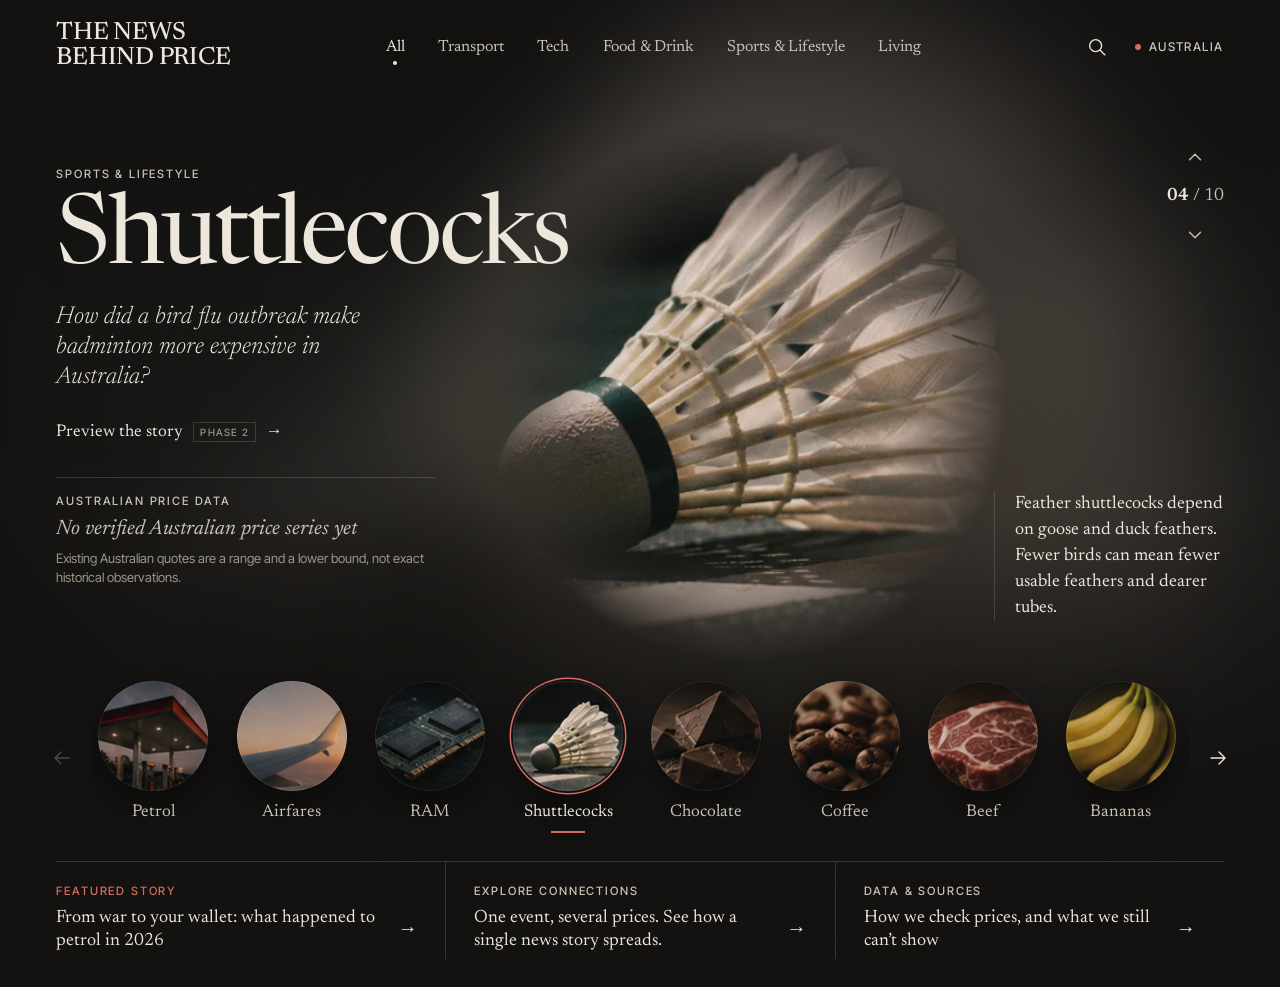
<file: index.html>
<!doctype html>
<html lang="en-AU">
<head>
<meta charset="utf-8">
<meta name="viewport" content="width=device-width,initial-scale=1">
<title>The News Behind Price</title>
<meta name="description" content="An interactive journalism archive for international students in Australia. Every price has a story.">
<meta name="theme-color" content="#121110">
<link rel="preconnect" href="https://fonts.googleapis.com">
<link rel="preconnect" href="https://fonts.gstatic.com" crossorigin>
<link rel="stylesheet" href="https://fonts.googleapis.com/css2?family=Newsreader:ital,opsz,wght@0,6..72,300..600;1,6..72,300..500&family=Inter+Tight:wght@400;500;600&display=swap">
<link rel="stylesheet" href="site/editorial.css">
</head>
<body data-view="home">
<a class="skip" href="#main">Skip to content</a>
<div class="grain" aria-hidden="true"></div>

<header class="masthead">
  <a class="logo" href="#/" aria-label="The News Behind Price, home">The News<br>Behind Price</a>
  <nav class="cats" aria-label="Product categories"><ul id="catNav"></ul></nav>
  <div class="tools">
    <button class="icon-btn" id="searchBtn" aria-label="Search products" aria-expanded="false" aria-controls="searchPanel">
      <svg viewBox="0 0 24 24" aria-hidden="true"><circle cx="10.5" cy="10.5" r="6.5"/><path d="m15.5 15.5 5 5"/></svg>
    </button>
    <span class="loc" title="All prices on this site are Australian unless labelled as international context"><span class="loc-dot" aria-hidden="true"></span>Australia</span>
  </div>
  <form class="search-panel" id="searchPanel" role="search" hidden>
    <label for="searchInput" class="sr-only">Search the ten products</label>
    <input id="searchInput" type="search" placeholder="Search products — petrol, rent, coffee…" autocomplete="off">
    <ul id="searchResults" class="search-results"></ul>
  </form>
</header>

<main id="main">
  <!-- HOME -->
  <section id="home" class="home" aria-label="Featured product">
    <div class="atmos" aria-hidden="true"><div class="atmos-img" id="atmosImg"></div></div>
    <div class="feature">
      <div class="feature-text" id="featureText" aria-live="polite">
        <p class="eyebrow" id="fCat"></p>
        <h1 class="f-name" id="fName"></h1>
        <p class="f-headline" id="fHeadline"></p>
        <a class="read" id="fRead" href="#/">Read the story <span aria-hidden="true">→</span></a>
        <div class="f-price" id="fPrice"></div>
      </div>
      <figure class="feature-visual" id="featureVisual"><img id="fImg" alt="" decoding="async"></figure>
      <aside class="feature-side">
        <div class="counter">
          <button class="icon-btn" id="prevFeat" aria-label="Previous product"><svg viewBox="0 0 24 24" aria-hidden="true"><path d="m6 15 6-6 6 6"/></svg></button>
          <p><strong id="fIndex">01</strong> / <span id="fTotal">10</span></p>
          <button class="icon-btn" id="nextFeat" aria-label="Next product"><svg viewBox="0 0 24 24" aria-hidden="true"><path d="m6 9 6 6 6-6"/></svg></button>
        </div>
        <p class="f-summary" id="fSummary"></p>
      </aside>
    </div>

    <div class="rail-wrap">
      <button class="rail-arrow" id="railPrev" aria-label="Scroll products left"><svg viewBox="0 0 24 24" aria-hidden="true"><path d="M19 12H5m6-6-6 6 6 6"/></svg></button>
      <ul class="rail" id="rail" aria-label="Products. Use left and right arrow keys to move between them."></ul>
      <button class="rail-arrow" id="railNext" aria-label="Scroll products right"><svg viewBox="0 0 24 24" aria-hidden="true"><path d="M5 12h14m-6-6 6 6-6 6"/></svg></button>
    </div>

    <div class="home-foot">
      <a href="#/story/petrol" class="foot-card"><span class="eyebrow accent">Featured story</span><span class="foot-title">From war to your wallet: what happened to petrol in 2026</span><span class="arrow" aria-hidden="true">→</span></a>
      <a href="#/story/petrol#connected" class="foot-card"><span class="eyebrow">Explore connections</span><span class="foot-title it">One event, several prices. See how a single news story spreads.</span><span class="arrow" aria-hidden="true">→</span></a>
      <a href="#/sources" class="foot-card"><span class="eyebrow">Data &amp; sources</span><span class="foot-title">How we check prices, and what we still can’t show</span><span class="arrow" aria-hidden="true">→</span></a>
    </div>
  </section>

  <!-- STORY -->
  <article id="story" class="story" hidden></article>

  <!-- SOURCES -->
  <section id="sources" class="story sources" hidden></section>
</main>

<script src="vendor/echarts.min.js" defer></script>
<script src="site/catalogue.js" defer></script>
<script src="site/data.js" defer></script>
<script src="site/home.js" defer></script>
<script src="site/story.js" defer></script>
<script src="site/router.js" defer></script>
</body>
</html>
</file>
<file: site/editorial.css>
/* The News Behind Price — Australian editorial redesign */
:root {
  --bg: #121110;
  --bg-2: #1b1a18;
  --ink: #ede6da;
  --ink-2: #c9c1b4;
  --muted: #9a9387;
  --rule: rgba(237, 230, 218, .16);
  --accent-d: #d46a60;
  --paper: #f5f1ea;
  --paper-2: #ece6dc;
  --ink-l: #161514;
  --muted-l: #625c54;
  --rule-l: #d8d0c3;
  --accent: #a63a33;
  --accent-wash: rgba(166, 58, 51, .10);
  --up: #a63a33;
  --down: #2f6b4f;
  --serif: 'Newsreader', 'Iowan Old Style', Georgia, serif;
  --sans: 'Inter Tight', system-ui, -apple-system, 'Segoe UI', sans-serif;
  --gutter: clamp(16px, 4.4vw, 76px);
  --ease: cubic-bezier(.2, .7, .2, 1);
  color-scheme: dark;
}
*, *::before, *::after { box-sizing: border-box; }
[hidden] { display: none !important; }
html { -webkit-text-size-adjust: 100%; }
body { margin: 0; background: var(--bg); color: var(--ink); font: 400 17px/1.5 var(--serif); font-optical-sizing: auto; -webkit-font-smoothing: antialiased; overflow-x: hidden; }
img { display: block; max-width: 100%; }
a { color: inherit; }
button { font: inherit; color: inherit; background: none; border: 0; padding: 0; cursor: pointer; }
:focus-visible { outline: 2px solid var(--accent-d); outline-offset: 3px; }
.sr-only { position: absolute; width: 1px; height: 1px; overflow: hidden; clip: rect(0 0 0 0); white-space: nowrap; }
.skip { position: absolute; left: 12px; top: -60px; z-index: 50; background: var(--ink); color: var(--bg); padding: 8px 12px; font-family: var(--sans); }
.skip:focus { top: 12px; }
.eyebrow, .label { font: 500 11.5px/1.3 var(--sans); letter-spacing: .16em; text-transform: uppercase; margin: 0; color: var(--ink-2); }
.eyebrow.accent { color: var(--accent-d); }
.it { font-style: italic; }

/* Film grain */
.grain { position: fixed; inset: -50%; pointer-events: none; z-index: 40; opacity: .07; mix-blend-mode: overlay;
  background-image: url("data:image/svg+xml;utf8,<svg xmlns='http://www.w3.org/2000/svg' width='160' height='160'><filter id='n'><feTurbulence type='fractalNoise' baseFrequency='.9' numOctaves='2' stitchTiles='stitch'/></filter><rect width='100%' height='100%' filter='url(%23n)'/></svg>"); }
body:not([data-view="home"]) .grain { opacity: .035; mix-blend-mode: multiply; }

/* ---------- Masthead */
.masthead { position: relative; z-index: 20; display: grid; grid-template-columns: auto 1fr auto; align-items: center; gap: 24px; padding: 22px var(--gutter) 14px; }
.logo { font: 500 25px/0.98 var(--serif); letter-spacing: -.01em; text-transform: uppercase; text-decoration: none; }
.cats ul { display: flex; justify-content: center; gap: clamp(14px, 2.6vw, 44px); list-style: none; margin: 0; padding: 0; }
.cats button { position: relative; font: 400 16px/1 var(--serif); padding: 10px 0; color: var(--ink-2); transition: color .2s; white-space: nowrap; }
.cats button:hover, .cats button[aria-pressed="true"] { color: var(--ink); }
.cats button::after { content: ''; position: absolute; left: 50%; bottom: 0; width: 4px; height: 4px; border-radius: 50%; background: currentColor; transform: translateX(-50%) scale(0); transition: transform .25s var(--ease); }
.cats button[aria-pressed="true"]::after { transform: translateX(-50%) scale(1); }
.tools { display: flex; align-items: center; gap: 18px; }
.icon-btn { display: grid; place-items: center; width: 40px; height: 40px; border-radius: 50%; transition: background .2s; }
.icon-btn:hover { background: var(--rule); }
.icon-btn svg { width: 22px; height: 22px; fill: none; stroke: currentColor; stroke-width: 1.5; stroke-linecap: round; stroke-linejoin: round; }
.loc { display: inline-flex; align-items: center; gap: 8px; font: 500 12px/1 var(--sans); letter-spacing: .12em; text-transform: uppercase; color: var(--ink-2); }
.loc-dot { width: 6px; height: 6px; border-radius: 50%; background: var(--accent-d); }
.search-panel { position: absolute; right: var(--gutter); top: 72px; width: min(420px, calc(100vw - 32px)); background: var(--bg-2); border: 1px solid var(--rule); padding: 14px; z-index: 30; box-shadow: 0 20px 60px rgba(0,0,0,.4); }
.search-panel input { width: 100%; background: transparent; border: 0; border-bottom: 1px solid var(--rule); color: var(--ink); font: 400 19px/1.4 var(--serif); padding: 6px 2px 10px; }
.search-panel input:focus { outline: none; border-color: var(--accent-d); }
.search-results { list-style: none; margin: 8px 0 0; padding: 0; max-height: 50vh; overflow: auto; }
.search-results a { display: flex; flex-direction: column; padding: 10px 4px; text-decoration: none; border-bottom: 1px solid var(--rule); }
.search-results a:hover, .search-results a:focus-visible { color: var(--accent-d); }
.search-results small { font: 400 13px/1.4 var(--sans); color: var(--muted); }
.search-results .none { padding: 12px 4px; color: var(--muted); font-style: italic; }

/* ---------- Home */
.home { position: relative; min-height: calc(100svh - 80px); display: flex; flex-direction: column; isolation: isolate; }
.atmos { position: fixed; inset: 0; z-index: -1; overflow: hidden; pointer-events: none; }
.atmos-img { position: absolute; inset: -10%; background: center/cover no-repeat; filter: blur(60px) saturate(.8); opacity: .32; transform: scale(1.1); transition: background-image .6s, opacity .6s; }
.atmos::after { content: ''; position: absolute; inset: 0; background: radial-gradient(ellipse at 60% 40%, transparent 0 30%, var(--bg) 78%), linear-gradient(to bottom, transparent 55%, var(--bg)); }
body:not([data-view="home"]) .atmos { display: none; }

.feature { flex: 1; display: grid; grid-template-columns: minmax(300px, 36%) 1fr minmax(170px, 230px); gap: 24px; align-items: center; padding: 18px var(--gutter) 0; min-height: 0; }
.feature-text { position: relative; z-index: 2; transition: opacity .3s var(--ease), transform .45s var(--ease); }
.f-name { font: 400 clamp(54px, 7.6vw, 118px)/.92 var(--serif); letter-spacing: -.035em; margin: 14px 0 18px; }
.f-headline { font: italic 300 clamp(20px, 1.9vw, 27px)/1.22 var(--serif); margin: 0 0 22px; max-width: 22ch; color: var(--ink); }
.read { display: inline-flex; align-items: center; gap: 10px; font: 400 17px/1 var(--serif); text-decoration: none; padding: 8px 0; border-bottom: 1px solid transparent; transition: gap .25s var(--ease), border-color .2s; }
.read:hover { gap: 16px; border-color: currentColor; }
.read .soon { font: 500 10px/1 var(--sans); letter-spacing: .12em; text-transform: uppercase; border: 1px solid var(--rule); padding: 4px 6px; color: var(--muted); }
.f-price { margin-top: 26px; padding-top: 16px; border-top: 1px solid var(--rule); max-width: 380px; min-height: 120px; }
.f-price .big { display: flex; align-items: baseline; flex-wrap: wrap; gap: 6px 10px; margin: 8px 0 6px; font: 400 36px/1 var(--serif); }
.f-price .unit { font-size: 19px; color: var(--ink-2); }
.f-price .meta { font: 400 13px/1.45 var(--sans); color: var(--muted); margin: 0; }
.f-price .flag { font: 500 11px/1.4 var(--sans); letter-spacing: .04em; color: var(--accent-d); margin: 8px 0 0; }
.f-price .unavail { font: italic 400 21px/1.25 var(--serif); margin: 8px 0 6px; color: var(--ink-2); }
.chip { display: inline-flex; align-items: baseline; gap: 6px; font: 600 13px/1 var(--sans); padding: 6px 8px; border-radius: 3px; background: rgba(212, 106, 96, .14); color: var(--accent-d); }
.chip.down { background: rgba(140, 190, 160, .12); color: #9fcfb2; }
.chip small { font-weight: 400; opacity: .8; }

.feature-visual { position: relative; margin: 0; height: min(62vh, 560px); display: grid; place-items: center; transition: opacity .35s var(--ease), transform .6s var(--ease); }
.feature-visual img { transition: transform .9s var(--ease); }
.feature-visual[data-mode="photo"] img { width: 118%; max-width: none; height: 100%; object-fit: cover; -webkit-mask-image: radial-gradient(ellipse 62% 64% at 52% 52%, #000 45%, transparent 76%); mask-image: radial-gradient(ellipse 62% 64% at 52% 52%, #000 45%, transparent 76%); }
.feature-visual[data-mode="disc"] img { width: min(40vw, 480px); aspect-ratio: 1; border-radius: 50%; object-fit: cover; box-shadow: 0 40px 90px rgba(0,0,0,.55), inset 0 0 0 1px rgba(255,255,255,.08); }
.feature-text.leaving, .feature-visual.leaving { opacity: 0; }
.feature-text.leaving { transform: translateY(8px); }
.feature-visual.leaving img { transform: rotate(-10deg) scale(.96); }

.feature-side { align-self: stretch; display: flex; flex-direction: column; justify-content: space-between; align-items: flex-end; padding: 34px 0 40px; }
.counter { display: flex; flex-direction: column; align-items: center; gap: 10px; font: 400 18px/1 var(--serif); color: var(--ink-2); }
.counter p { margin: 0; }
.counter strong { color: var(--ink); font-weight: 600; }
.f-summary { font: 400 18px/1.45 var(--serif); border-left: 1px solid var(--rule); padding-left: 20px; margin: 0; color: var(--ink); }

.rail-wrap { position: relative; display: grid; grid-template-columns: 44px 1fr 44px; align-items: center; gap: 6px; padding: 8px calc(var(--gutter) - 16px) 4px; }
.rail-arrow { display: grid; place-items: center; height: 44px; border-radius: 50%; transition: opacity .2s, background .2s; }
.rail-arrow:hover:not(:disabled) { background: var(--rule); }
.rail-arrow:disabled { opacity: .25; cursor: default; }
.rail-arrow svg { width: 24px; fill: none; stroke: currentColor; stroke-width: 1.4; stroke-linecap: round; stroke-linejoin: round; }
.rail { position: relative; display: flex; gap: clamp(14px, 2.2vw, 34px); list-style: none; margin: 0; padding: 12px 8px 14px; overflow-x: auto; scroll-snap-type: x proximity; scrollbar-width: none; overscroll-behavior-x: contain; cursor: grab; }
.rail::-webkit-scrollbar { display: none; }
.rail.dragging { cursor: grabbing; scroll-snap-type: none; }
.rail.dragging * { pointer-events: none; }
.rail li { flex: 0 0 auto; scroll-snap-align: center; }
.disc-item { display: flex; flex-direction: column; align-items: center; gap: 12px; width: clamp(92px, 8.6vw, 128px); user-select: none; -webkit-user-select: none; }
.disc { position: relative; width: 100%; aspect-ratio: 1; border-radius: 50%; overflow: hidden; box-shadow: 0 14px 30px rgba(0,0,0,.45); transition: transform .5s var(--ease), box-shadow .3s; }
.disc img { width: 100%; height: 100%; object-fit: cover; transition: transform .8s var(--ease), filter .3s; filter: saturate(.85) brightness(.88); }
.disc::after { content: ''; position: absolute; inset: 0; border-radius: 50%; box-shadow: inset 0 0 0 1px rgba(255,255,255,.08); transition: box-shadow .3s; }
.disc-item:hover .disc { transform: translateY(-4px); }
.disc-item:hover .disc img { transform: rotate(8deg) scale(1.04); filter: none; }
.disc-item[aria-pressed="true"] .disc { box-shadow: 0 0 0 2px var(--bg), 0 0 0 3.5px var(--accent-d), 0 18px 36px rgba(0,0,0,.5); }
.disc-item[aria-pressed="true"] .disc img { filter: none; }
.disc-name { position: relative; font: 400 17px/1.15 var(--serif); color: var(--ink-2); text-align: center; padding-bottom: 10px; }
.disc-item[aria-pressed="true"] .disc-name { color: var(--ink); }
.disc-name::after { content: ''; position: absolute; left: 50%; bottom: 0; width: 34px; height: 2px; background: var(--accent-d); transform: translateX(-50%) scaleX(0); transition: transform .35s var(--ease); }
.disc-item[aria-pressed="true"] .disc-name::after { transform: translateX(-50%) scaleX(1); }

.home-foot { display: grid; grid-template-columns: repeat(3, 1fr); margin: 10px var(--gutter) 28px; border-top: 1px solid var(--rule); }
.foot-card { display: grid; grid-template-columns: 1fr auto; grid-template-rows: auto 1fr; gap: 8px 16px; padding: 22px 28px 6px; text-decoration: none; border-left: 1px solid var(--rule); }
.foot-card:first-child { border-left: 0; padding-left: 0; }
.foot-card .eyebrow { grid-column: 1 / -1; }
.foot-title { font: 400 18px/1.3 var(--serif); }
.foot-card .arrow { align-self: center; font-size: 20px; transition: transform .25s var(--ease); }
.foot-card:hover .arrow { transform: translateX(6px); }

/* ---------- Light story pages */
body[data-view="story"], body[data-view="sources"] { background: var(--paper); color: var(--ink-l); color-scheme: light; }
body[data-view="story"] .masthead, body[data-view="sources"] .masthead { border-bottom: 1px solid var(--ink-l); margin: 0 var(--gutter); padding-left: 0; padding-right: 0; }
body[data-view="story"] .cats button, body[data-view="sources"] .cats button { color: var(--muted-l); }
body[data-view="story"] .cats button:hover, body[data-view="sources"] .cats button:hover { color: var(--ink-l); }
body[data-view="story"] .cats button[aria-pressed="true"], body[data-view="sources"] .cats button[aria-pressed="true"] { color: var(--muted-l); }
body[data-view="story"] .cats button[aria-pressed="true"]::after, body[data-view="sources"] .cats button[aria-pressed="true"]::after { transform: translateX(-50%) scale(0); }
body[data-view="story"] .loc, body[data-view="sources"] .loc { color: var(--muted-l); }
body[data-view="story"] .loc-dot, body[data-view="sources"] .loc-dot { background: var(--accent); }
body[data-view="story"] .icon-btn:hover, body[data-view="sources"] .icon-btn:hover { background: var(--paper-2); }
body[data-view="story"] .search-panel, body[data-view="sources"] .search-panel { background: var(--paper); border-color: var(--rule-l); color: var(--ink-l); box-shadow: 0 20px 50px rgba(0,0,0,.12); }
body[data-view="story"] .search-panel input, body[data-view="sources"] .search-panel input { color: var(--ink-l); border-color: var(--rule-l); }
body[data-view="story"] .search-results a, body[data-view="sources"] .search-results a { border-color: var(--rule-l); }
body[data-view="story"] :focus-visible, body[data-view="sources"] :focus-visible { outline-color: var(--accent); }
body[data-view="story"] .eyebrow, body[data-view="story"] .label, body[data-view="sources"] .eyebrow { color: var(--muted-l); }

.story { font-size: 17px; }
.s-wrap { max-width: 1240px; margin: 0 auto; padding: 22px var(--gutter) 80px; }
.crumbs { font: 400 14px/1 var(--serif); color: var(--muted-l); margin: 8px 0 26px; }
.crumbs a { text-decoration: none; } .crumbs a:hover { text-decoration: underline; }
.s-top { display: grid; grid-template-columns: minmax(200px, 300px) 1fr; gap: clamp(22px, 4vw, 52px); align-items: start; }
.s-photo { margin: 0; aspect-ratio: 9 / 10; overflow: hidden; background: var(--paper-2); }
.s-photo img { width: 100%; height: 100%; object-fit: cover; }
.s-head h1, .sources h1 { font: 400 clamp(52px, 7vw, 92px)/.95 var(--serif); letter-spacing: -.03em; margin: 8px 0 14px; }
.s-headline { font: italic 300 clamp(20px, 2vw, 25px)/1.3 var(--serif); margin: 0 0 22px; max-width: 34ch; }
.stats { display: grid; grid-template-columns: repeat(4, minmax(0, 1fr)); margin: 0; border-top: 1px solid var(--ink-l); border-bottom: 1px solid var(--rule-l); }
.stats > div { padding: 16px 16px 16px 0; }
.stats > div + div { padding-left: 16px; border-left: 1px solid var(--rule-l); }
.stats dt { font: 500 11px/1.3 var(--sans); letter-spacing: .16em; text-transform: uppercase; color: var(--muted-l); }
.stats dd { margin: 0; }
.stats .big { font: 400 28px/1.15 var(--serif); margin-top: 8px; }
.stats .big small { font-size: 17px; color: var(--muted-l); }
.stats .big.date, .stats .big.src { font-size: 21px; }
.stats .sub { font: 400 13px/1.4 var(--sans); color: var(--muted-l); margin-top: 4px; }
.up { color: var(--up); } .down { color: var(--down); }
.spec { font: 400 14px/1.5 var(--sans); color: var(--muted-l); margin: 12px 0 0; max-width: 70ch; }
.spec b { color: var(--ink-l); font-weight: 600; }
.status-flag { display: inline-flex; gap: 8px; align-items: baseline; font: 500 13px/1.4 var(--sans); color: var(--accent); background: var(--accent-wash); padding: 8px 12px; margin: 14px 0 0; }

.s-chart { display: grid; grid-template-columns: minmax(0, 1fr) 300px; gap: 0; margin-top: 46px; border-bottom: 1px solid var(--rule-l); padding-bottom: 30px; }
.chart-col { padding-right: 36px; border-right: 1px solid var(--ink-l); min-width: 0; }
.chart-head { display: flex; align-items: center; justify-content: space-between; gap: 16px; flex-wrap: wrap; }
h2 { font: 500 28px/1.15 var(--serif); letter-spacing: -.01em; margin: 0; }
.ranges { display: flex; gap: 4px; }
.ranges button { font: 500 13px/1 var(--sans); padding: 8px 12px; border-radius: 3px; color: var(--ink-l); }
.ranges button:hover:not(:disabled) { background: var(--paper-2); }
.ranges button[aria-pressed="true"] { background: var(--ink-l); color: var(--paper); }
.ranges button:disabled { color: #a9a296; cursor: not-allowed; }
.axis-note { font: 400 13px/1 var(--sans); color: var(--muted-l); margin: 14px 0 0; }
.chart { height: 360px; margin-top: 4px; }
.legend { display: flex; flex-wrap: wrap; gap: 8px 22px; list-style: none; margin: 4px 0 0; padding: 0; font: 400 13px/1.3 var(--sans); color: var(--muted-l); }
.legend li { display: flex; align-items: center; gap: 8px; }
.k-line { width: 22px; height: 2px; background: var(--ink-l); }
.k-dot { width: 22px; border-top: 1.5px dotted var(--muted-l); }
.k-news { width: 10px; height: 10px; border-radius: 50%; border: 2px solid var(--accent); }
details.table { margin-top: 18px; font: 400 14px/1.4 var(--sans); }
details.table summary { cursor: pointer; color: var(--ink-l); text-decoration: underline; text-underline-offset: 3px; width: fit-content; }
details.table table, table.avail { width: 100%; border-collapse: collapse; margin-top: 12px; }
details.table th, details.table td, table.avail th, table.avail td { text-align: left; padding: 8px 10px 8px 0; border-bottom: 1px solid var(--rule-l); vertical-align: top; }
details.table th, table.avail thead th { font: 500 11px/1.3 var(--sans); letter-spacing: .12em; text-transform: uppercase; color: var(--muted-l); }
details.table td:nth-child(2), details.table td:nth-child(3) { font-variant-numeric: tabular-nums; }
.source-line { font: 400 13px/1.5 var(--sans); color: var(--muted-l); margin: 16px 0 0; }
.why-brief { padding-left: 34px; }
.why-brief h2 { font-size: 26px; margin-bottom: 18px; }
.why-brief p { margin: 0 0 14px; line-height: 1.55; }
.note { font: italic 400 15px/1.5 var(--serif); color: var(--muted-l); }

.sec-head { display: flex; align-items: baseline; gap: 22px; flex-wrap: wrap; margin-bottom: 22px; }
.sec-head .it { margin: 0; color: var(--muted-l); }
.s-timeline { padding: 44px 0 30px; border-bottom: 1px solid var(--ink-l); }
.timeline { list-style: none; margin: 0; padding: 0; position: relative; }
.timeline::before { content: ''; position: absolute; left: 6px; top: 22px; bottom: 22px; width: 1px; background: var(--rule-l); }
.timeline li { position: relative; display: grid; grid-template-columns: 140px minmax(0, 1fr) 220px; gap: 0 28px; padding: 18px 0 18px 34px; border-bottom: 1px solid var(--rule-l); cursor: pointer; transition: background .25s; }
.timeline li:last-child { border-bottom: 0; }
.timeline li:hover { background: rgba(0,0,0,.02); }
.timeline li.active { background: var(--accent-wash); }
.timeline li:focus-visible { outline-offset: -2px; }
.tl-dot { position: absolute; left: 0; top: 24px; width: 13px; height: 13px; border-radius: 50%; border: 2px solid var(--accent); background: var(--paper); transition: background .2s, transform .2s; }
.timeline li.active .tl-dot { background: var(--accent); transform: scale(1.15); }
.timeline time { font: 400 16px/1.4 var(--serif); padding-top: 2px; }
.tl-body h3 { font: 500 21px/1.25 var(--serif); margin: 0 0 6px; }
.tl-body p { margin: 0 0 8px; line-height: 1.5; }
.why-here { font-size: 15.5px; color: var(--muted-l); }
.why-here b { color: var(--ink-l); font-weight: 500; }
.tl-body .src { font: 400 13.5px/1.45 var(--sans); }
.tl-body .src a { text-decoration: underline; text-decoration-color: var(--rule-l); text-underline-offset: 3px; }
.tl-body .src a:hover { text-decoration-color: currentColor; }
.tl-body .pub { color: var(--muted-l); margin-left: 6px; }
.review { display: inline-block; margin-left: 8px; font: 600 10.5px/1 var(--sans); letter-spacing: .08em; text-transform: uppercase; color: #8a5a00; background: #f4e3bd; padding: 4px 6px; }
.review-note { font: 400 13px/1.45 var(--sans); color: #6f4a00; }
.tl-price { border-left: 1px solid var(--rule-l); padding-left: 20px; }
.around { display: flex; flex-direction: column; gap: 4px; margin: 0; font-family: var(--sans); }
.around .label { font-size: 10.5px; letter-spacing: .12em; color: var(--muted-l); }
.around .v { font: 400 21px/1.2 var(--serif); }
.around .d { font-size: 13px; color: var(--muted-l); }
.around.muted .label { letter-spacing: .04em; text-transform: none; font-size: 13px; }
.caution { font: italic 400 15px/1.5 var(--serif); color: var(--muted-l); margin: 14px 0 0; }

.s-why { padding: 44px 0 34px; border-bottom: 1px solid var(--ink-l); }
.why-grid { display: grid; grid-template-columns: 1fr 1fr; gap: 0 48px; }
.why-item { display: grid; grid-template-columns: 44px 1fr; gap: 14px; padding: 22px 0; border-top: 1px solid var(--rule-l); }
.why-item:nth-child(3) { grid-row: span 2; }
.why-num { font: 400 15px/1 var(--sans); color: var(--muted-l); margin: 6px 0 0; }
.why-item h3 { font: 500 22px/1.25 var(--serif); margin: 8px 0 10px; }
.why-item p, .why-item li { line-height: 1.55; }
.why-item p { margin: 0 0 12px; }
.why-item ul { padding-left: 18px; margin: 0; }
.why-item li { margin-bottom: 8px; }
.tag { display: inline-block; font: 600 10.5px/1 var(--sans); letter-spacing: .14em; text-transform: uppercase; padding: 5px 7px; border: 1px solid currentColor; margin: 0; }
.tag-verified { color: #2f6b4f; } .tag-mechanism { color: #3a5a8a; } .tag-evidence { color: var(--ink-l); } .tag-other-factors { color: #6b5a3a; } .tag-uncertain { color: var(--accent); }
.chain { counter-reset: c; list-style: none; padding: 0; margin: 4px 0 14px; }
.chain li { counter-increment: c; position: relative; padding: 6px 0 6px 34px; border-left: 1px solid var(--rule-l); margin-left: 10px; }
.chain li::before { content: counter(c); position: absolute; left: -11px; top: 6px; width: 22px; height: 22px; border-radius: 50%; background: var(--paper); border: 1px solid var(--ink-l); font: 500 12px/20px var(--sans); text-align: center; }

.s-connected { padding: 40px 0 30px; border-bottom: 1px solid var(--rule-l); }
.con-list { list-style: none; margin: 0; padding: 0; display: grid; grid-template-columns: 1fr 1fr; gap: 20px; }
.con { display: grid; grid-template-columns: 96px 1fr auto; gap: 18px; align-items: center; padding: 14px; border: 1px solid var(--rule-l); text-decoration: none; transition: border-color .2s, background .2s; }
.con:hover { border-color: var(--ink-l); background: rgba(255,255,255,.5); }
.con img { width: 96px; height: 96px; border-radius: 50%; object-fit: cover; }
.con-text { display: flex; flex-direction: column; gap: 4px; }
.con-title { font: 500 23px/1.15 var(--serif); }
.con-text .it { color: var(--muted-l); font-size: 15.5px; line-height: 1.4; }
.con .arrow { font-size: 22px; transition: transform .25s var(--ease); }
.con:hover .arrow { transform: translateX(5px); }
.con-src { font: 400 12.5px/1.4 var(--sans); color: var(--muted-l); margin: 8px 0 0; }

.s-sources { padding-top: 36px; font: 400 14px/1.55 var(--sans); color: var(--muted-l); }
.s-sources h2 { font-size: 22px; color: var(--ink-l); margin-bottom: 16px; }
.src-grid { display: grid; grid-template-columns: repeat(3, 1fr); gap: 32px; }
.src-grid h3 { font: 600 11px/1.3 var(--sans); letter-spacing: .14em; text-transform: uppercase; color: var(--ink-l); margin: 0 0 8px; }
.src-grid p { margin: 0 0 10px; }
.plain { list-style: none; padding: 0; margin: 0; } .plain li { margin-bottom: 4px; }

.s-pending { margin-top: 44px; padding-top: 28px; border-top: 1px solid var(--ink-l); max-width: 70ch; }
.s-pending h2 { margin: 10px 0 12px; }
.unavail-box { border-top: 1px solid var(--ink-l); border-bottom: 1px solid var(--rule-l); padding: 16px 0; }
.unavail-box .unavail { font: italic 400 24px/1.25 var(--serif); margin: 8px 0; }
.unavail-box p:last-child { font: 400 14px/1.5 var(--sans); color: var(--muted-l); margin: 0; }
.read.dark { border-bottom-color: var(--ink-l); }
.muted { color: var(--muted-l); }

.sources section { margin-top: 40px; }
.sources h2 { margin-bottom: 14px; }
.principles ol { padding-left: 20px; max-width: 72ch; } .principles li { margin-bottom: 10px; line-height: 1.55; }
table.avail td { font: 400 14px/1.5 var(--sans); }
table.avail th[scope="row"] { font: 500 17px/1.3 var(--serif); }
code { font-size: .9em; background: var(--paper-2); padding: 1px 5px; }

/* ---------- Responsive */
@media (max-width: 1080px) {
  .masthead { grid-template-columns: auto auto; }
  .cats { grid-column: 1 / -1; grid-row: 2; overflow-x: auto; scrollbar-width: none; margin: 0 calc(var(--gutter) * -1); padding: 0 var(--gutter); }
  .cats::-webkit-scrollbar { display: none; }
  .cats ul { justify-content: flex-start; }
  .tools { justify-self: end; }
  .feature { grid-template-columns: minmax(280px, 44%) 1fr; }
  .feature-side { grid-column: 1 / -1; flex-direction: row; align-items: center; padding: 0 0 8px; gap: 24px; }
  .counter { flex-direction: row; }
  .s-chart { grid-template-columns: 1fr; }
  .chart-col { border-right: 0; padding-right: 0; }
  .why-brief { padding: 26px 0 0; border-top: 1px solid var(--rule-l); margin-top: 26px; }
  .timeline li { grid-template-columns: 120px minmax(0, 1fr); }
  .tl-price { grid-column: 2; border-left: 0; padding: 10px 0 0; }
}
@media (max-width: 760px) {
  body { font-size: 16px; }
  .logo { font-size: 20px; }
  .loc { font-size: 11px; }
  .feature { grid-template-columns: 1fr; padding-top: 8px; gap: 8px; }
  .feature-visual { order: -1; height: 38vh; min-height: 230px; }
  .feature-visual[data-mode="disc"] img { width: min(64vw, 290px); }
  .feature-visual[data-mode="photo"] img { width: 100%; }
  .f-name { font-size: clamp(46px, 14vw, 64px); margin: 8px 0 12px; }
  .f-price { min-height: 0; }
  .feature-side { flex-direction: column-reverse; align-items: stretch; gap: 16px; }
  .counter { justify-content: flex-start; }
  .rail-wrap { grid-template-columns: 1fr; padding: 4px 0; }
  .rail-arrow { display: none; }
  .rail { padding-left: var(--gutter); padding-right: var(--gutter); scroll-padding: 0 var(--gutter); }
  .disc-item { width: 84px; }
  .disc-name { font-size: 15px; }
  .home-foot { grid-template-columns: 1fr; }
  .foot-card, .foot-card:first-child { border-left: 0; padding: 18px 0; border-bottom: 1px solid var(--rule); }
  .s-top { grid-template-columns: 1fr; }
  .s-photo { aspect-ratio: 16 / 9; }
  .stats { grid-template-columns: 1fr 1fr; }
  .stats > div:nth-child(3) { padding-left: 0; border-left: 0; }
  .stats > div:nth-child(n+3) { border-top: 1px solid var(--rule-l); }
  .chart { height: 300px; }
  .timeline li { grid-template-columns: 1fr; padding-left: 30px; }
  .tl-price { grid-column: 1; }
  .why-grid, .con-list, .src-grid { grid-template-columns: 1fr; }
  .why-item:nth-child(3) { grid-row: auto; }
  .con { grid-template-columns: 64px 1fr auto; }
  .con img { width: 64px; height: 64px; }
  .search-panel { right: 16px; }
}
@media (prefers-reduced-motion: reduce) {
  *, *::before, *::after { transition-duration: .01ms !important; animation-duration: .01ms !important; scroll-behavior: auto !important; }
}
</file>
